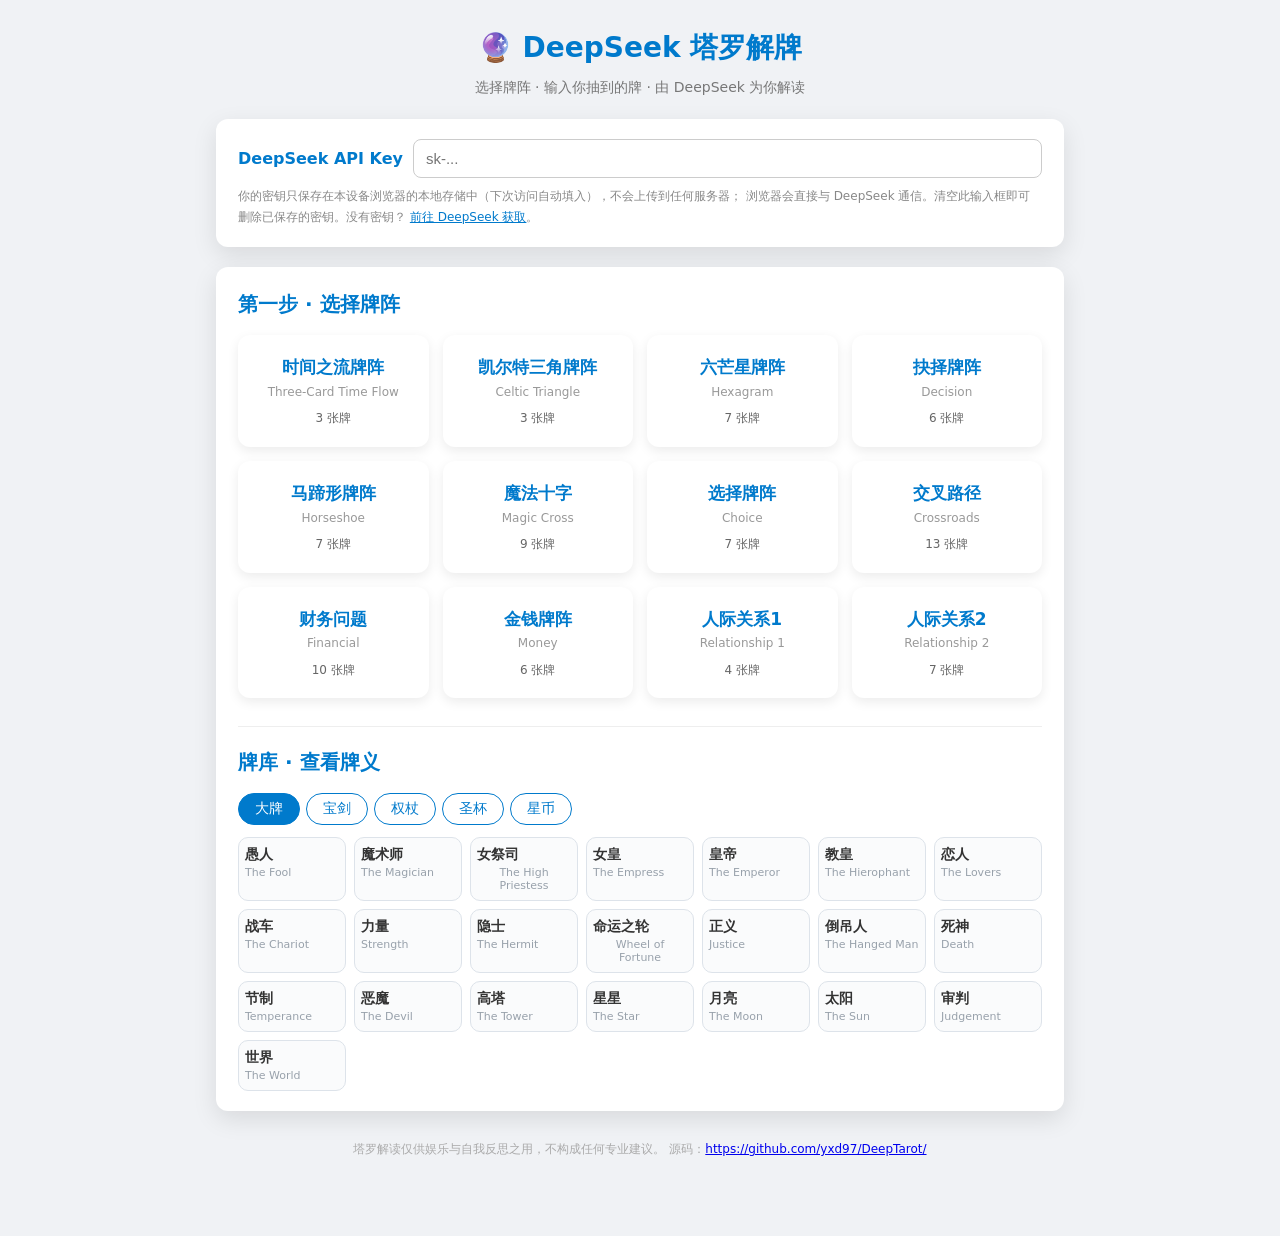
<file: index.html>
<!DOCTYPE html>
<html lang="zh-CN">
<head>
    <meta charset="utf-8">
    <meta name="viewport" content="width=device-width, initial-scale=1">
    <title>DeepSeek 塔罗解牌 · Tarot Reading</title>
    <link rel="stylesheet" href="app.css">
</head>
<body>
<div class="app-wrap">

    <header class="app-header">
        <h1>🔮 DeepSeek 塔罗解牌</h1>
        <p class="subtitle">选择牌阵 · 输入你抽到的牌 · 由 DeepSeek 为你解读</p>
    </header>

    <!-- API key (cached locally in this browser's localStorage) -->
    <div class="panel">
        <div class="key-row">
            <label for="api-key">DeepSeek API Key</label>
            <input type="password" id="api-key" placeholder="sk-..." autocomplete="off" spellcheck="false">
        </div>
        <p class="key-note">
            你的密钥只保存在本设备浏览器的本地存储中（下次访问自动填入），不会上传到任何服务器；
            浏览器会直接与 DeepSeek 通信。清空此输入框即可删除已保存的密钥。没有密钥？
            <a href="https://platform.deepseek.com/" target="_blank" rel="noopener">前往 DeepSeek 获取</a>。
        </p>
    </div>

    <!-- Step 1: pick a spread -->
    <section class="step active panel" id="step-pick">
        <h2 class="step-title">第一步 · 选择牌阵</h2>
        <div class="spread-grid" id="spread-grid"><!-- filled by JS --></div>

        <!-- Deck viewer: browse all 78 cards' meanings -->
        <div class="deck-viewer">
            <h2 class="step-title">牌库 · 查看牌义</h2>
            <div class="tabs" id="deck-tabs"><!-- filled by JS --></div>
            <div class="deck-grid" id="deck-grid"><!-- filled by JS --></div>
        </div>
    </section>

    <!-- Card meaning detail page -->
    <section class="step panel" id="step-card">
        <h2 class="step-title" id="card-title"></h2>
        <div class="answer-content" id="card-content"></div>
        <div class="btn-row">
            <button class="btn btn--ghost" id="back-from-card">← 返回首页</button>
        </div>
    </section>

    <!-- Step 2: layout + question + card inputs -->
    <section class="step panel" id="step-input">
        <h2 class="step-title" id="input-title">第二步 · 输入抽到的牌</h2>
        <div class="canvas-viewport">
            <div class="canvas-scaler" id="canvas-scaler"><!-- spread layout --></div>
        </div>
        <div id="input-notes"><!-- spread notes --></div>

        <div class="question-block">
            <label for="question">你的问题（必填）</label>
            <textarea id="question" placeholder="例如：我该接受这份新工作吗？"></textarea>
        </div>

        <div class="pos-list" id="pos-list"><!-- per-position inputs --></div>

        <div id="input-error"></div>
        <div class="btn-row">
            <button class="btn btn--ghost" id="back-to-pick">← 返回选牌阵</button>
            <button class="btn" id="go-read">开始解读 →</button>
        </div>
    </section>

    <!-- Step 3: results -->
    <section class="step panel" id="step-result">
        <h2 class="step-title">第三步 · 解读结果</h2>
        <div id="result-status"></div>
        <details class="thinking-box" id="thinking-box" style="display:none;">
            <summary>查看 AI 的思考过程</summary>
            <div class="thinking-content" id="thinking-content"></div>
        </details>
        <div class="answer-content" id="answer-content"></div>
        <div class="btn-row">
            <button class="btn btn--ghost" id="back-to-input">← 修改输入</button>
            <button class="btn" id="new-reading">开始新的解读</button>
        </div>
    </section>

    <p class="disclaimer">塔罗解读仅供娱乐与自我反思之用，不构成任何专业建议。
        源码：<a href='https://github.com/yxd97/DeepTarot/'>https://github.com/yxd97/DeepTarot/</a></p>
</div>

<!-- Card picker modal (5 tabs, tap to select) -->
<div class="modal-overlay" id="card-modal" hidden>
    <div class="modal" role="dialog" aria-modal="true" aria-labelledby="modal-title">
        <div class="modal-head">
            <div class="modal-title" id="modal-title">选择一张牌</div>
            <button class="modal-close" id="modal-close" type="button" aria-label="关闭">×</button>
        </div>
        <div class="tabs" id="modal-tabs"><!-- filled by JS --></div>
        <div class="deck-grid modal-grid" id="modal-grid"><!-- filled by JS --></div>
        <div class="modal-foot">
            <button class="btn btn--ghost" id="modal-clear" type="button">清除该位置</button>
        </div>
    </div>
</div>

<script src="app.js"></script>
</body>
</html>
</file>
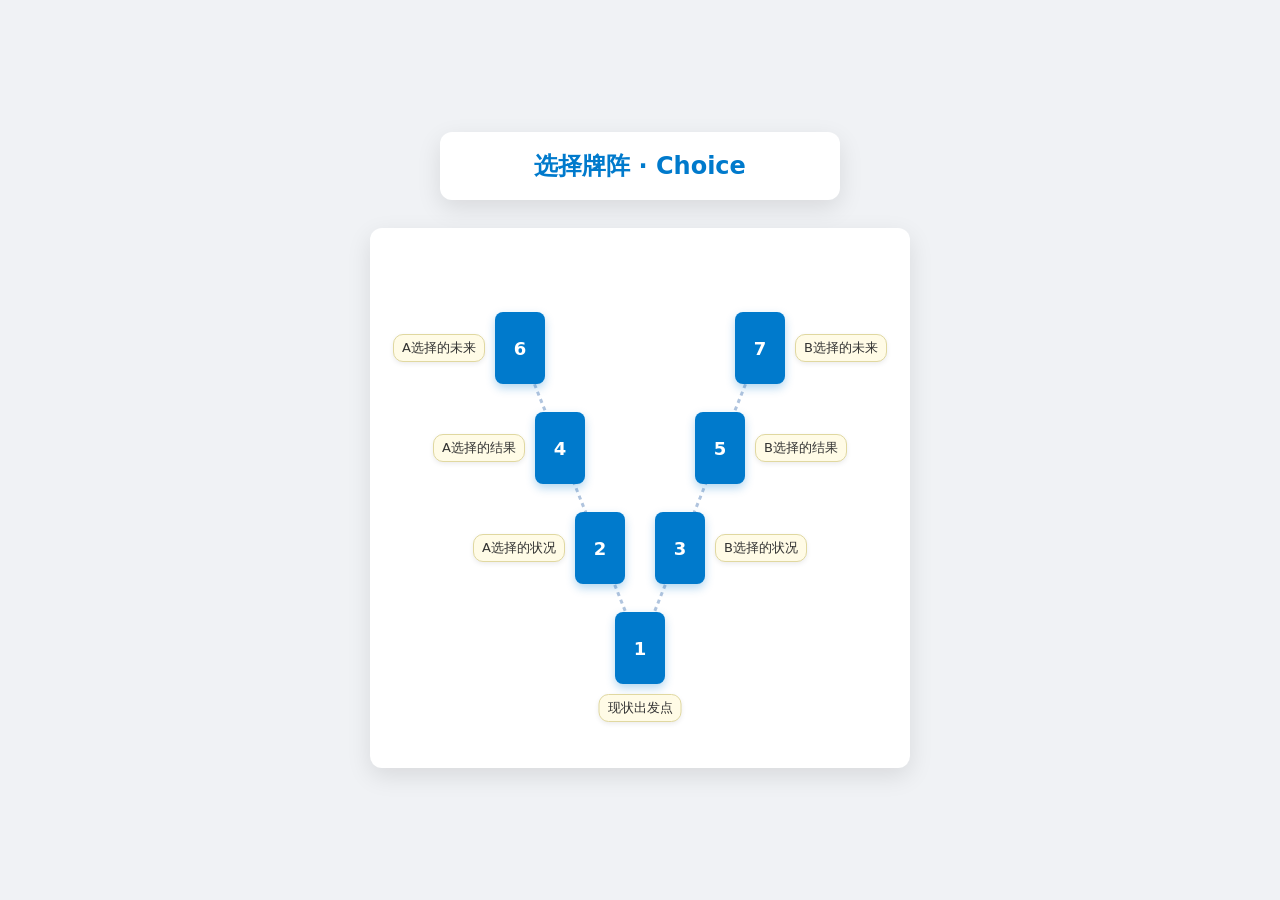
<file: spreads/choice.html>
<!DOCTYPE html>
<html lang="en">
<head>
    <meta charset="utf-8">
    <title>选择牌阵 · Choice Spread</title>
    <link rel="stylesheet" href="style.css">
</head>
<body>

<div class="spread-wrap">
    <div class="spread-header" style="width: 400px;">
        选择牌阵 · Choice
    </div>
    <!-- A V: two arms diverging upward from a shared starting card at the bottom.
         Mirrored cards share the same --dx magnitude with opposite sign. -->
    <div class="spread-canvas" style="width: 540px; height: 540px;">
        <!-- Centred viewBox (canvas 540x540): SVG units are offsets from the
             centre, matching the cards' --dx / --dy. -->
        <svg class="spread-lines" viewBox="-270 -270 540 540">
            <!-- Left arm: card 1 up through 2, 4, 6 -->
            <line x1="0" y1="150" x2="-120" y2="-150"
                  style="stroke:#b0c4de; stroke-width:3; stroke-dasharray:4;" />
            <!-- Right arm: card 1 up through 3, 5, 7 -->
            <line x1="0" y1="150" x2="120" y2="-150"
                  style="stroke:#b0c4de; stroke-width:3; stroke-dasharray:4;" />
        </svg>
        <div class="card" style="--dx: -120px; --dy: -150px;"> 6 <span class="label label--left">A选择的未来</span></div>
        <div class="card" style="--dx:  -80px; --dy:  -50px;"> 4 <span class="label label--left">A选择的结果</span></div>
        <div class="card" style="--dx:  -40px; --dy:   50px;"> 2 <span class="label label--left">A选择的状况</span></div>
        <div class="card" style="--dx:    0px; --dy:  150px;"> 1 <span class="label label--bottom">现状出发点</span></div>
        <div class="card" style="--dx:   40px; --dy:   50px;"> 3 <span class="label label--right">B选择的状况</span></div>
        <div class="card" style="--dx:   80px; --dy:  -50px;"> 5 <span class="label label--right">B选择的结果</span></div>
        <div class="card" style="--dx:  120px; --dy: -150px;"> 7 <span class="label label--right">B选择的未来</span></div>
    </div>
</div>

</body>
</html>
</file>
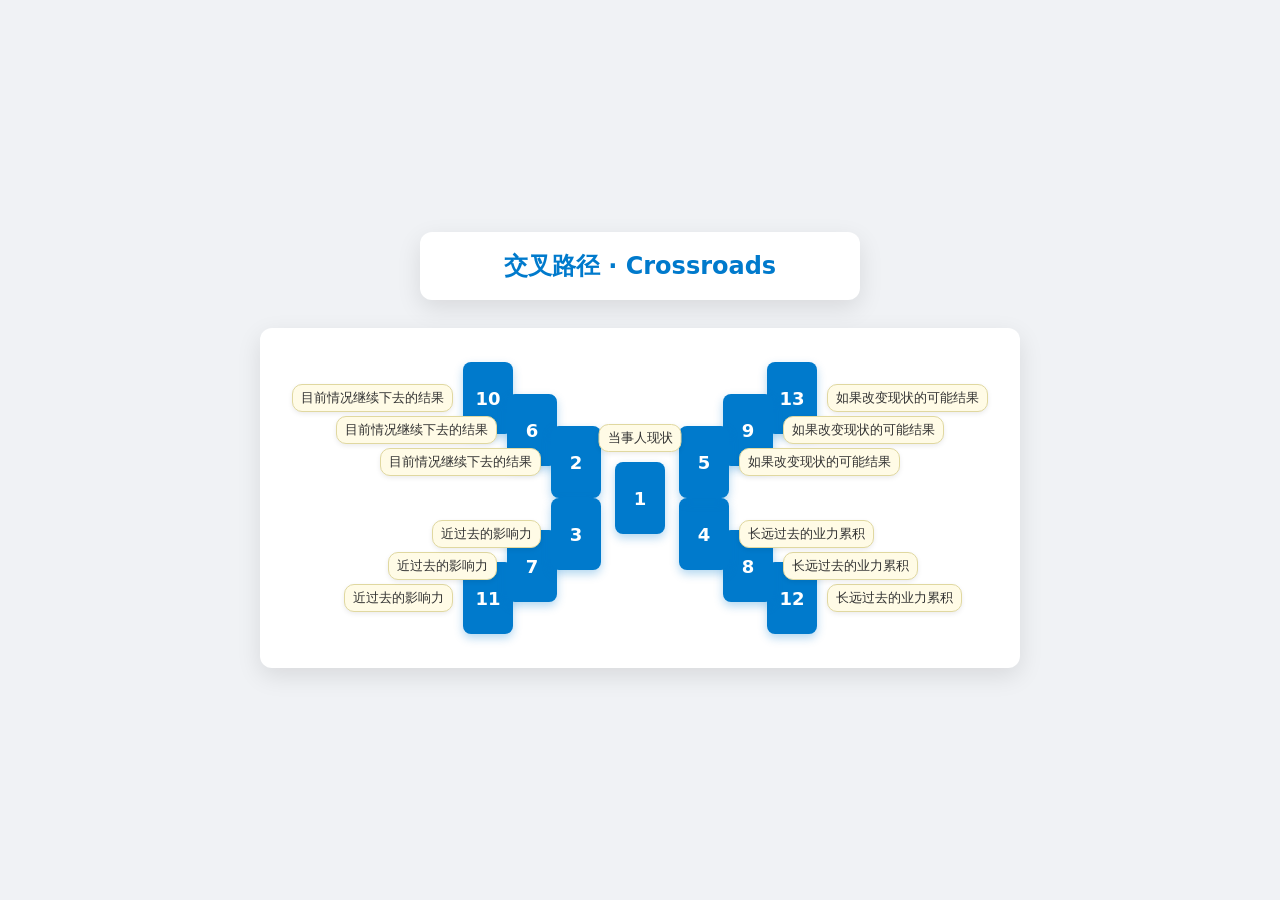
<file: spreads/crossroads.html>
<!DOCTYPE html>
<html lang="en">
<head>
    <meta charset="utf-8">
    <title>交叉路径 · Crossroads Spread</title>
    <link rel="stylesheet" href="style.css">
</head>
<body>

<div class="spread-wrap">
    <div class="spread-header" style="width: 440px;">
        交叉路径 · Crossroads
    </div>
    <!-- A fat X. Card 1 sits alone in the centre. Each of the four wings holds
         three cards (inner, middle, tip) running diagonally outward.
         - The step out to the inner card (64x36) is larger than card 1's half-
           size, so card 1 does NOT overlap cards 2-5: it sits in a clear gap.
         - The wing step after that is 44x32 — wide and shallow, which keeps the
           X fat (wider than tall) and overlaps adjacent wing cards only slightly
           at the corners (~6px).
         - Because the first step differs from the wing step, the wings are not
           colinear with the centre: they read as four separate arms, not two
           straight diagonals crossing through card 1.
         Cards are listed tip-to-inner so inner cards shingle on top. -->
    <div class="spread-canvas" style="width: 760px; height: 340px;">
        <!-- Wing tips -->
        <div class="card" style="--dx: -152px; --dy: -100px;">10<span class="label label--left">目前情况继续下去的结果 </span></div>
        <div class="card" style="--dx: -152px; --dy:  100px;">11<span class="label label--left">近过去的影响力 </span></div>
        <div class="card" style="--dx:  152px; --dy:  100px;">12<span class="label label--right">长远过去的业力累积 </span></div>
        <div class="card" style="--dx:  152px; --dy: -100px;">13<span class="label label--right">如果改变现状的可能结果</span></div>
        <!-- Wing middles -->
        <div class="card" style="--dx: -108px; --dy: -68px;"> 6 <span class="label label--left">目前情况继续下去的结果 </span></div>
        <div class="card" style="--dx: -108px; --dy:  68px;"> 7 <span class="label label--left">近过去的影响力 </span></div>
        <div class="card" style="--dx:  108px; --dy:  68px;"> 8 <span class="label label--right">长远过去的业力累积 </span></div>
        <div class="card" style="--dx:  108px; --dy: -68px;"> 9 <span class="label label--right">如果改变现状的可能结果 </span></div>
        <!-- Wing inners -->
        <div class="card" style="--dx:  -64px; --dy: -36px;"> 2 <span class="label label--left">目前情况继续下去的结果 </span></div>
        <div class="card" style="--dx:  -64px; --dy:  36px;"> 3 <span class="label label--left">近过去的影响力 </span></div>
        <div class="card" style="--dx:   64px; --dy:  36px;"> 4 <span class="label label--right">长远过去的业力累积 </span></div>
        <div class="card" style="--dx:   64px; --dy: -36px;"> 5 <span class="label label--right">如果改变现状的可能结果 </span></div>
        <!-- Centre, standing alone -->
        <div class="card" style="--dx:    0px; --dy:   0px;"> 1 <span class="label label--top">当事人现状 </span></div>
    </div>
</div>

</body>
</html>
</file>
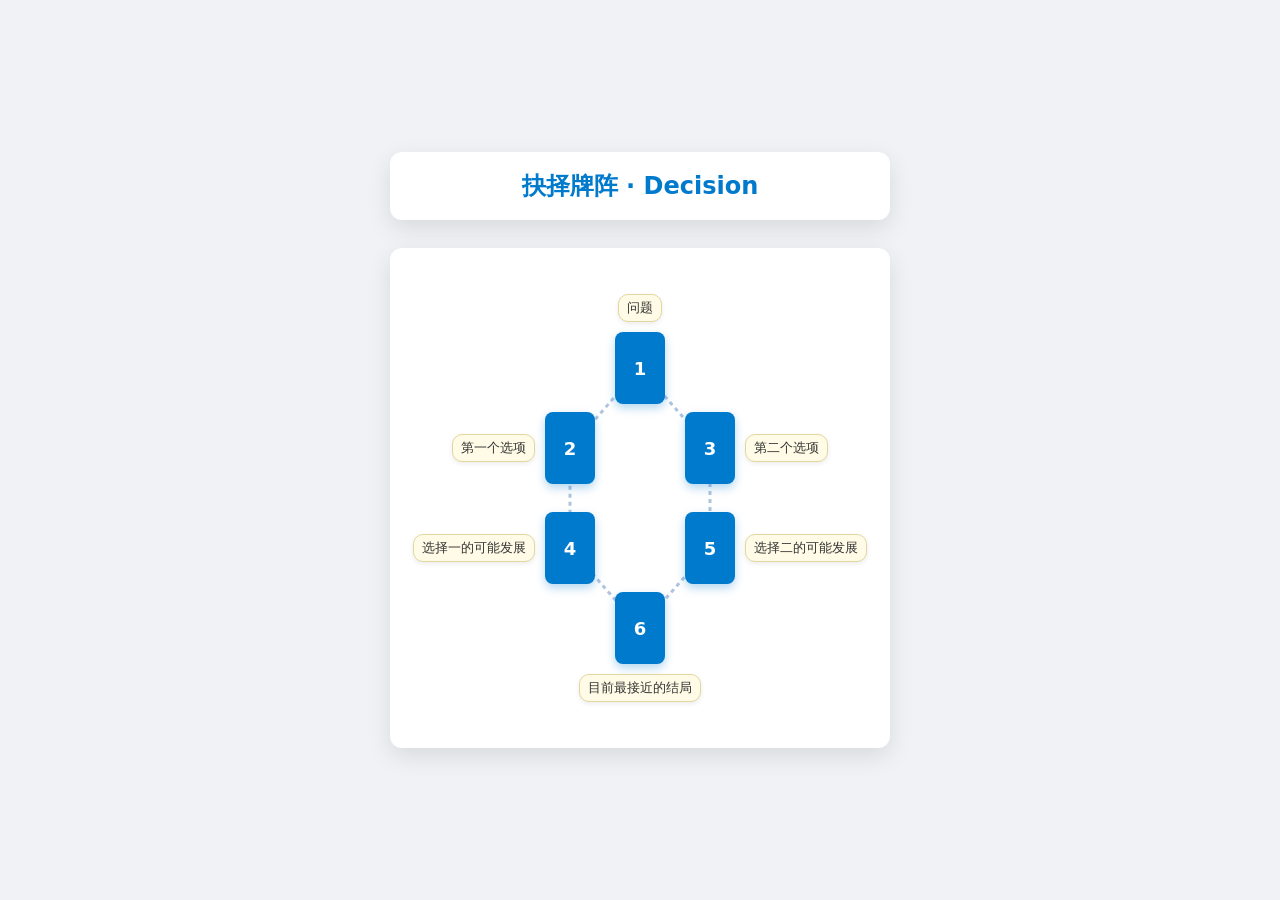
<file: spreads/decision.html>
<!DOCTYPE html>
<html lang="en">
<head>
    <meta charset="utf-8">
    <title>抉择牌阵 · Decision Spread</title>
    <link rel="stylesheet" href="style.css">
</head>
<body>

<div class="spread-wrap">
    <div class="spread-header" style="width: 500px;">
        抉择牌阵 · Decision
    </div>
    <!-- 500x500 canvas. Cards and lines use coordinates relative to the centre.
         The star's six points sit at radius 130, every 60°. -->
    <div class="spread-canvas" style="width: 500px; height: 500px;">
        <!-- Centred viewBox: SVG units are offsets from the canvas centre,
             matching the cards' --dx / --dy. -->
        <svg class="spread-lines" viewBox="-250 -250 500 500">
            <!-- Upward triangle -->
            <polygon points="0,-130 -70,-50 -70,50 0,130 70,50 70,-50" style="fill:none; stroke:#b0c4de; stroke-width:3; stroke-dasharray:4;" />
        </svg>

        <!-- Each card carries a position label bubble on its outward side. -->
        <div class="card" style="--dx:  0px; --dy: -130px;"> 1 <span class="label label--top">问题</span></div>
        <div class="card" style="--dx: -70px; --dy:  -50px;"> 2 <span class="label label--left">第一个选项</span></div>
        <div class="card" style="--dx: -70px; --dy:   50px;"> 4 <span class="label label--left">选择一的可能发展</span></div>
        <div class="card" style="--dx:  70px; --dy:  -50px;"> 3 <span class="label label--right">第二个选项</span></div>
        <div class="card" style="--dx:  70px; --dy:   50px;"> 5 <span class="label label--right">选择二的可能发展</span></div>
        <div class="card" style="--dx:  0px; --dy:  130px;"> 6 <span class="label label--bottom">目前最接近的结局</span></div>
    </div>


</div>

</body>
</html>
</file>
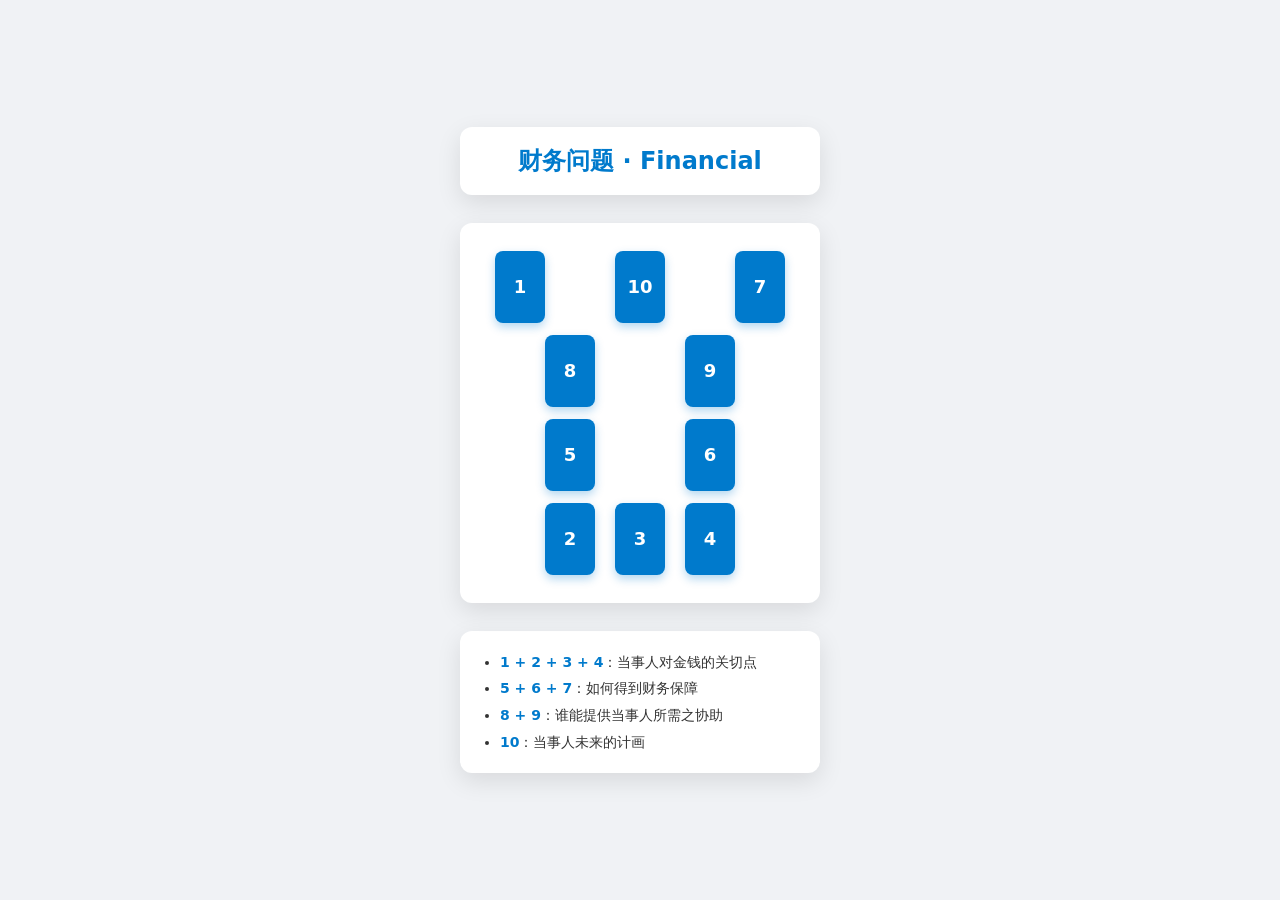
<file: spreads/financial.html>
<!DOCTYPE html>
<html lang="en">
<head>
    <meta charset="utf-8">
    <title>财务问题 · Financial Spread</title>
    <link rel="stylesheet" href="style.css">
</head>
<body>

<div class="spread-wrap">
    <div class="spread-header" style="width: 360px;">
        财务问题 · Financial
    </div>
    <!-- Symmetric about the vertical axis. Card 10 (apex) and card 3 sit on the
         centre line; the left column 8/5/2 and right column 9/6/4 mirror each
         other at +/-70; cards 1 and 7 are the outer top corners at +/-120.
         Card meanings are defined by group (see notes), so cards show only
         their number. Rows stepped 84px and centred vertically. -->
    <div class="spread-canvas" style="width: 360px; height: 380px;">
        <!-- Top row: outer corners and the apex -->
        <div class="card" style="--dx: -120px; --dy: -126px;"> 1 </div>
        <div class="card" style="--dx:    0px; --dy: -126px;">10 </div>
        <div class="card" style="--dx:  120px; --dy: -126px;"> 7 </div>
        <!-- Upper inner pair -->
        <div class="card" style="--dx:  -70px; --dy:  -42px;"> 8 </div>
        <div class="card" style="--dx:   70px; --dy:  -42px;"> 9 </div>
        <!-- Lower inner pair -->
        <div class="card" style="--dx:  -70px; --dy:   42px;"> 5 </div>
        <div class="card" style="--dx:   70px; --dy:   42px;"> 6 </div>
        <!-- Bottom row -->
        <div class="card" style="--dx:  -70px; --dy:  126px;"> 2 </div>
        <div class="card" style="--dx:    0px; --dy:  126px;"> 3 </div>
        <div class="card" style="--dx:   70px; --dy:  126px;"> 4 </div>
    </div>

    <div class="spread-notes" style="width: 360px;">
        <ul>
            <li><b>1 + 2 + 3 + 4</b>：当事人对金钱的关切点</li>
            <li><b>5 + 6 + 7</b>：如何得到财务保障</li>
            <li><b>8 + 9</b>：谁能提供当事人所需之协助</li>
            <li><b>10</b>：当事人未来的计画</li>
        </ul>
    </div>
</div>

</body>
</html>
</file>
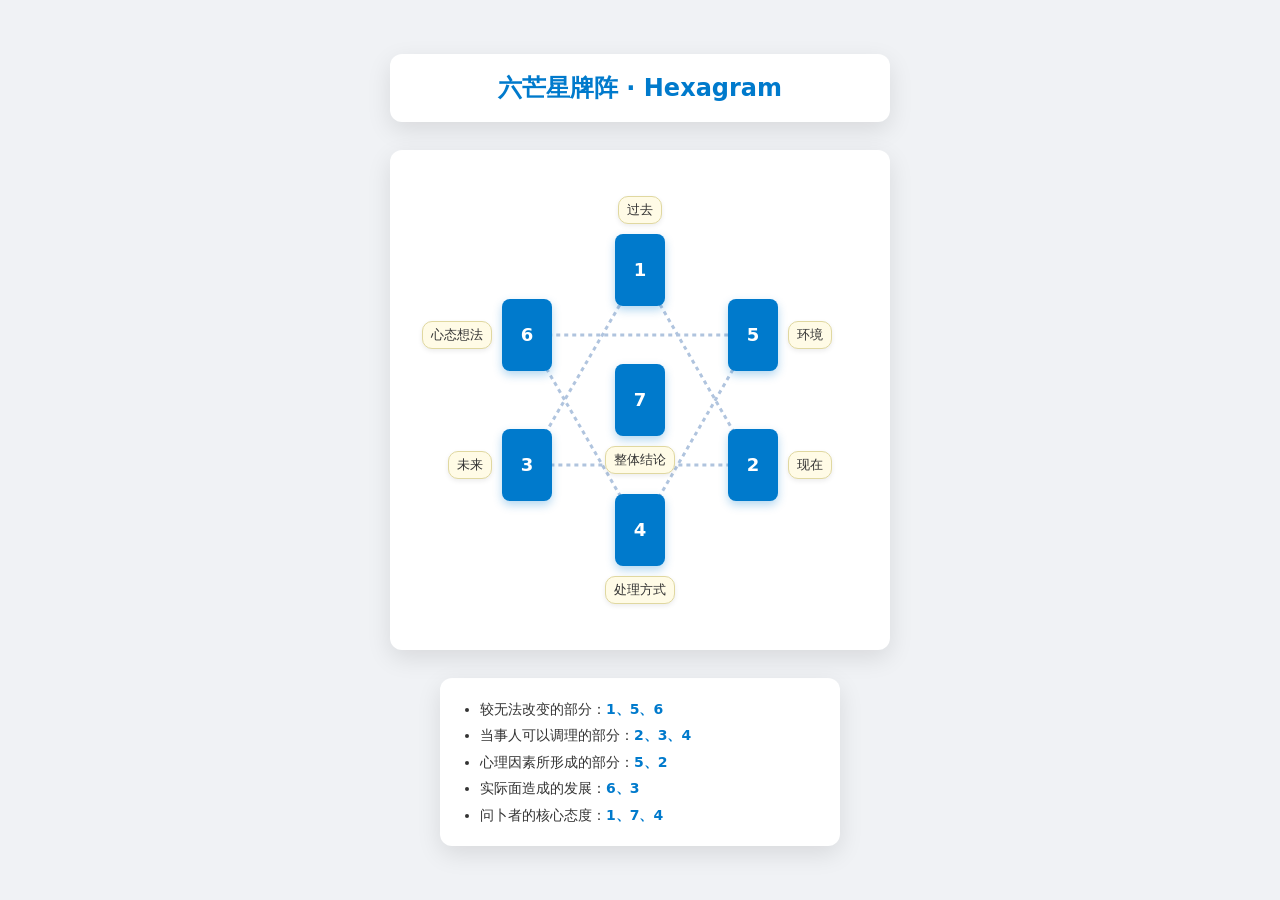
<file: spreads/hexagram.html>
<!DOCTYPE html>
<html lang="en">
<head>
    <meta charset="utf-8">
    <title>六芒星牌阵 · Hexagram Spread</title>
    <link rel="stylesheet" href="style.css">
</head>
<body>

<div class="spread-wrap">
    <div class="spread-header" style="width: 500px;">
        六芒星牌阵 · Hexagram
    </div>
    <!-- 500x500 canvas. Cards and lines use coordinates relative to the centre.
         The star's six points sit at radius 130, every 60°. -->
    <div class="spread-canvas" style="width: 500px; height: 500px;">
        <!-- Centred viewBox: SVG units are offsets from the canvas centre,
             matching the cards' --dx / --dy. -->
        <svg class="spread-lines" viewBox="-250 -250 500 500">
            <!-- Upward triangle -->
            <polygon points="0,-130 113,65 -113,65"
                     style="fill:none; stroke:#b0c4de; stroke-width:3; stroke-dasharray:4;" />
            <!-- Downward triangle -->
            <polygon points="113,-65 0,130 -113,-65"
                     style="fill:none; stroke:#b0c4de; stroke-width:3; stroke-dasharray:4;" />
        </svg>

        <!-- Each card carries a position label bubble on its outward side. -->
        <div class="card" style="--dx:    0px; --dy: -130px;"> 1 <span class="label label--top">    过去      </span></div>
        <div class="card" style="--dx:  113px; --dy:  -65px;"> 5 <span class="label label--right">  环境      </span></div>
        <div class="card" style="--dx:  113px; --dy:   65px;"> 2 <span class="label label--right">  现在      </span></div>
        <div class="card" style="--dx:    0px; --dy:  130px;"> 4 <span class="label label--bottom"> 处理方式   </span></div>
        <div class="card" style="--dx: -113px; --dy:   65px;"> 3 <span class="label label--left">   未来      </span></div>
        <div class="card" style="--dx: -113px; --dy:  -65px;"> 6 <span class="label label--left">   心态想法  </span></div>
        <div class="card" style="--dx:    0px; --dy:    0px;"> 7 <span class="label label--bottom"> 整体结论  </span></div>
    </div>

    <!-- Reading guidance grouping the positions in different ways. -->
    <div class="spread-notes">
        <ul>
            <li>较无法改变的部分：<b>1、5、6</b></li>
            <li>当事人可以调理的部分：<b>2、3、4</b></li>
            <li>心理因素所形成的部分：<b>5、2</b></li>
            <li>实际面造成的发展：<b>6、3</b></li>
            <li>问卜者的核心态度：<b>1、7、4</b></li>
        </ul>
    </div>
</div>

</body>
</html>
</file>
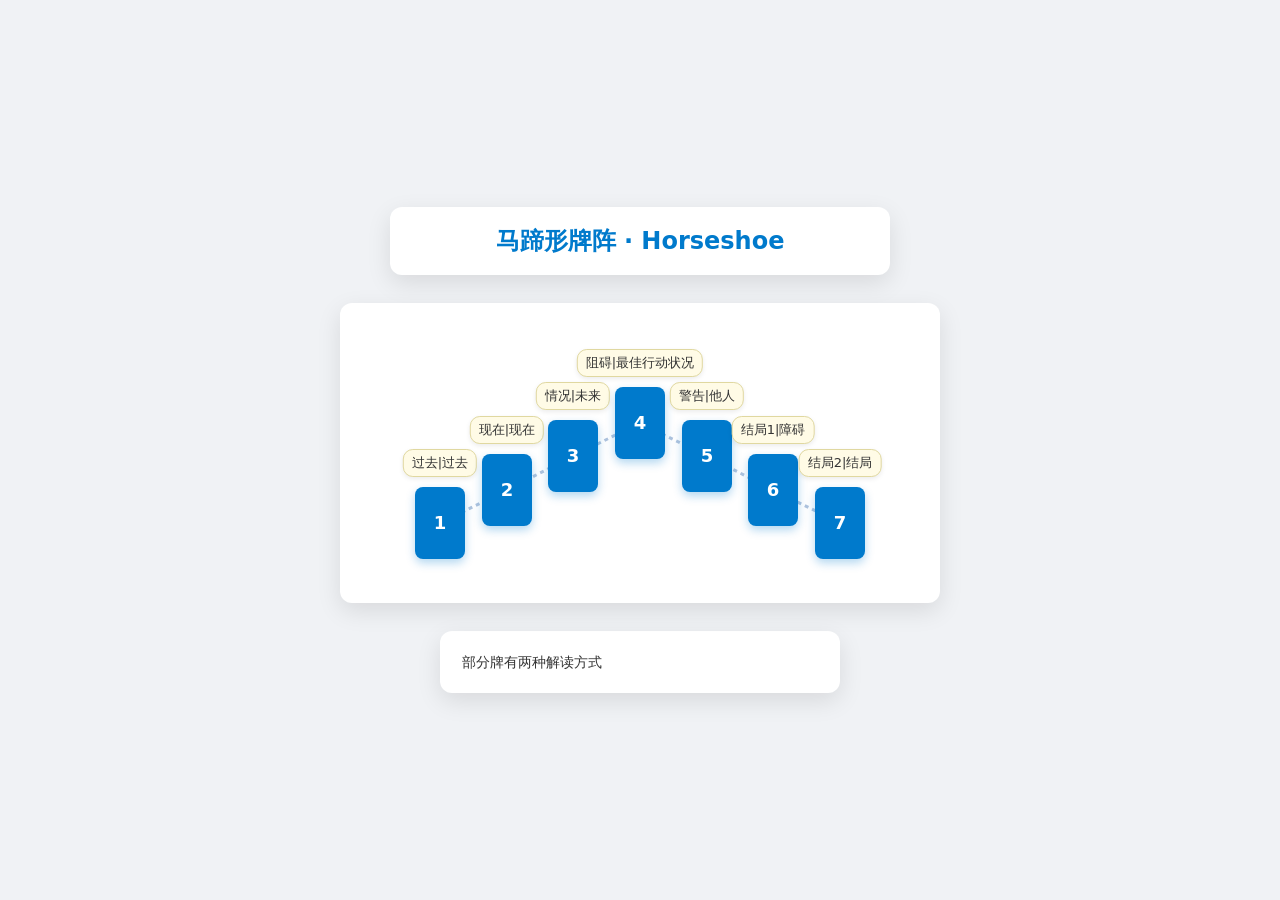
<file: spreads/horseshoe.html>
<!DOCTYPE html>
<html lang="en">
<head>
    <meta charset="utf-8">
    <title>马蹄形牌阵 · Horseshoe Spread</title>
    <link rel="stylesheet" href="style.css">
</head>
<body>

<div class="spread-wrap">
    <div class="spread-header" style="width: 500px;">
        马蹄形牌阵 · Horseshoe
    </div>
    <!-- An arc peaking at the centre card; mirrored cards negate --dx. -->
    <div class="spread-canvas" style="width: 600px; height: 300px;">
        <!-- Centred viewBox (canvas 600x300): SVG units are offsets from the
             centre, matching the cards' --dx / --dy. -->
        <svg class="spread-lines" viewBox="-300 -150 600 300">
            <!-- The arc threading all seven cards -->
            <polyline points="-200,70 -133,37 -67,3 0,-30 67,3 133,37 200,70"
                      style="fill:none; stroke:#b0c4de; stroke-width:3; stroke-dasharray:4;" />
        </svg>
        <div class="card" style="--dx: -200px; --dy:  70px;"> 1 <span class="label label--top">过去|过去</span></div>
        <div class="card" style="--dx: -133px; --dy:  37px;"> 2 <span class="label label--top">现在|现在</span></div>
        <div class="card" style="--dx:  -67px; --dy:   3px;"> 3 <span class="label label--top">情况|未来</span></div>
        <div class="card" style="--dx:    0px; --dy: -30px;"> 4 <span class="label label--top">阻碍|最佳行动状况</span></div>
        <div class="card" style="--dx:   67px; --dy:   3px;"> 5 <span class="label label--top">警告|他人</span></div>
        <div class="card" style="--dx:  133px; --dy:  37px;"> 6 <span class="label label--top">结局1|障碍</span></div>
        <div class="card" style="--dx:  200px; --dy:  70px;"> 7 <span class="label label--top">结局2|结局</span></div>
    </div>
    <div class="spread-notes">
        部分牌有两种解读方式
    </div>

</div>

</body>
</html>
</file>
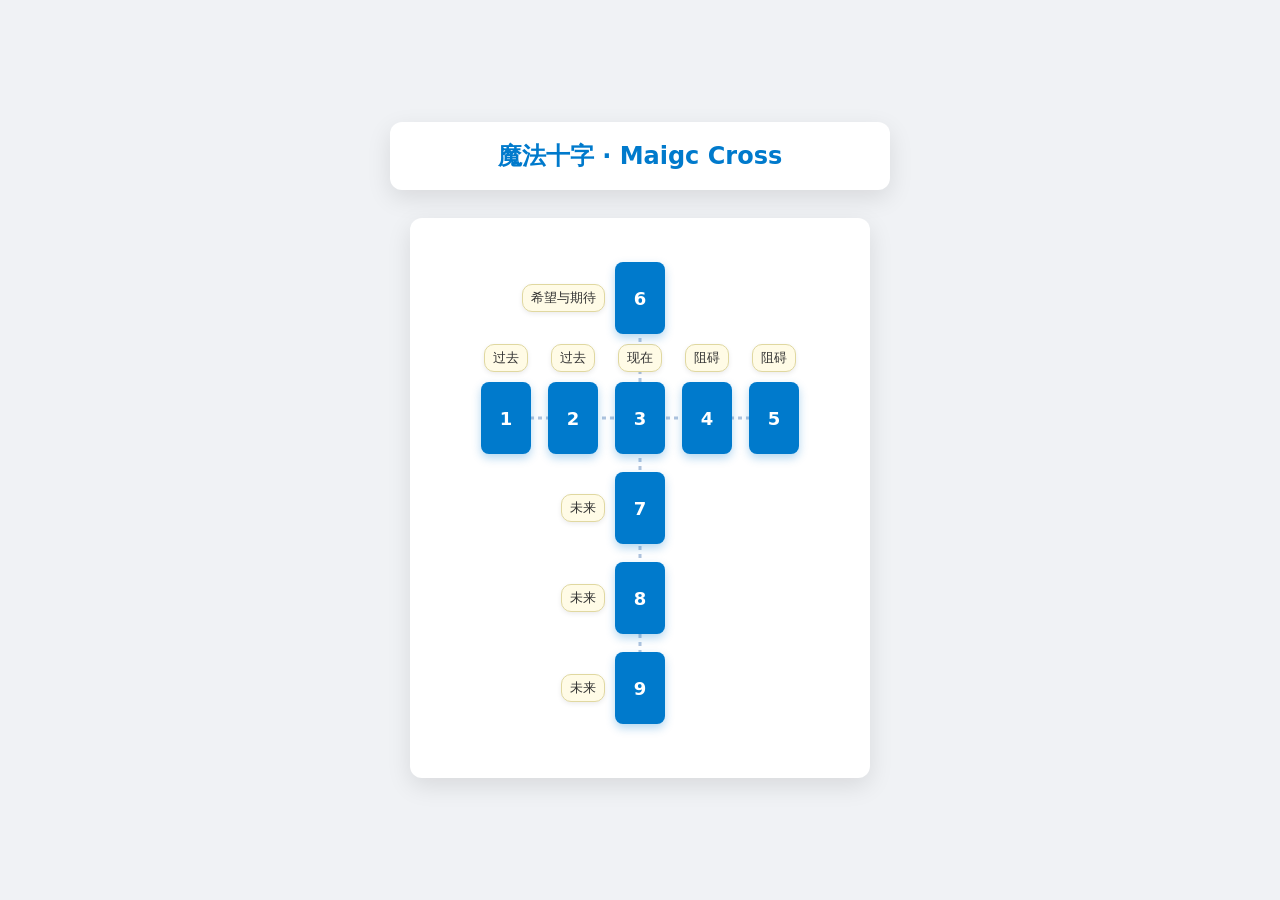
<file: spreads/magic_cross.html>
<!DOCTYPE html>
<html lang="en">
<head>
    <meta charset="utf-8">
    <title>魔法十字 · Maigc Cross Spread</title>
    <link rel="stylesheet" href="style.css">
</head>
<body>

<div class="spread-wrap">
    <div class="spread-header" style="width: 500px;">
        魔法十字 · Maigc Cross
    </div>
    <!-- A cross: a horizontal bar (1-5) crossed by a vertical bar (6,3,7,8,9),
         sharing card 3. The horizontal arm is symmetric about the centre. -->
    <div class="spread-canvas" style="width: 460px; height: 560px;">
        <!-- Centred viewBox (canvas 460x560): SVG units are offsets from the
             centre, matching the cards' --dx / --dy. -->
        <svg class="spread-lines" viewBox="-230 -280 460 560">
            <!-- Horizontal bar through cards 1-5 -->
            <line x1="-134" y1="-80" x2="134" y2="-80"
                  style="stroke:#b0c4de; stroke-width:3; stroke-dasharray:4;" />
            <!-- Vertical bar through cards 6, 3, 7, 8, 9 -->
            <line x1="0" y1="-200" x2="0" y2="190"
                  style="stroke:#b0c4de; stroke-width:3; stroke-dasharray:4;" />
        </svg>
        <div class="card" style="--dx: -134px; --dy: -80px;"> 1 <span class="label label--top">过去 </span></div>
        <div class="card" style="--dx:  -67px; --dy: -80px;"> 2 <span class="label label--top">过去 </span></div>
        <div class="card" style="--dx:    0px; --dy: -80px;"> 3 <span class="label label--top">现在 </span></div>
        <div class="card" style="--dx:   67px; --dy: -80px;"> 4 <span class="label label--top">阻碍 </span></div>
        <div class="card" style="--dx:  134px; --dy: -80px;"> 5 <span class="label label--top">阻碍 </span></div>
        <div class="card" style="--dx:    0px; --dy: -200px;"> 6 <span class="label label--left">希望与期待 </span></div>
        <div class="card" style="--dx:    0px; --dy:   10px;"> 7 <span class="label label--left">未来 </span></div>
        <div class="card" style="--dx:    0px; --dy:  100px;"> 8 <span class="label label--left">未来 </span></div>
        <div class="card" style="--dx:    0px; --dy:  190px;"> 9 <span class="label label--left">未来 </span></div>
    </div>
</div>

</body>
</html>
</file>
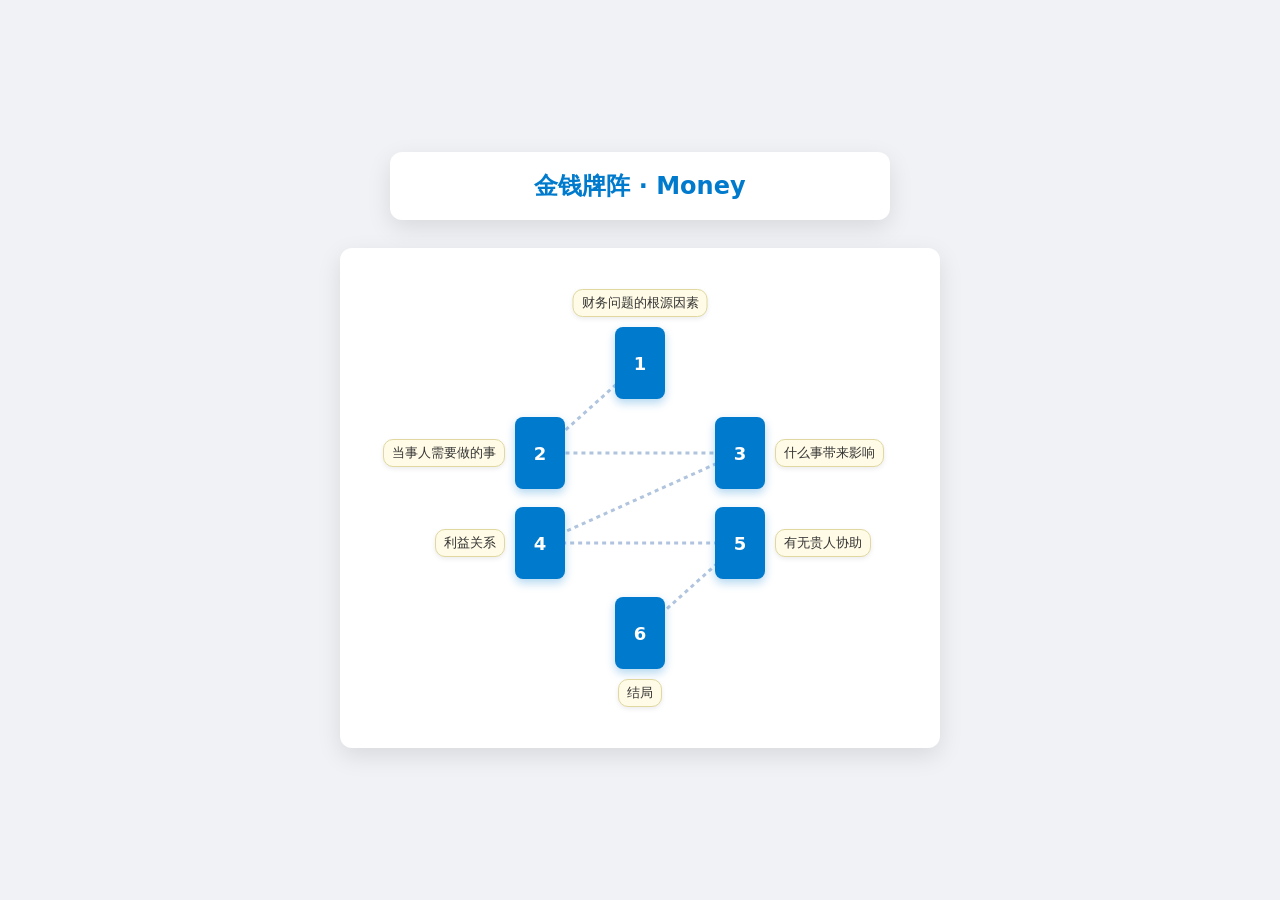
<file: spreads/money.html>
<!DOCTYPE html>
<html lang="en">
<head>
    <meta charset="utf-8">
    <title>金钱牌阵 · Money Spread</title>
    <link rel="stylesheet" href="style.css">
</head>
<body>

<div class="spread-wrap">
    <div class="spread-header" style="width: 500px;">
        金钱牌阵 · Money
    </div>
    <!-- A hexagon: 1 at top, 2/3 upper sides, 4/5 lower sides, 6 at bottom.
         Symmetric about the vertical axis — right cards negate the left --dx.
         Rows stepped 90px and centred vertically. -->
    <div class="spread-canvas" style="width: 600px; height: 500px;">
        <!-- Centred viewBox (canvas 600x500): SVG units are offsets from the
             centre, matching the cards' --dx / --dy. -->
        <svg class="spread-lines" viewBox="-300 -250 600 500">
            <!-- Reading path threading the cards in order 1-2-3-4-5-6 -->
            <polyline points="0,-135 -100,-45 100,-45 -100,45 100,45 0,135"
                      style="fill:none; stroke:#b0c4de; stroke-width:3; stroke-dasharray:4;" />
        </svg>
        <div class="card" style="--dx:    0px; --dy: -135px;"> 1 <span class="label label--top">财务问题的根源因素</span></div>
        <div class="card" style="--dx: -100px; --dy:  -45px;"> 2 <span class="label label--left">当事人需要做的事</span></div>
        <div class="card" style="--dx:  100px; --dy:  -45px;"> 3 <span class="label label--right">什么事带来影响</span></div>
        <div class="card" style="--dx: -100px; --dy:   45px;"> 4 <span class="label label--left">利益关系</span></div>
        <div class="card" style="--dx:  100px; --dy:   45px;"> 5 <span class="label label--right">有无贵人协助</span></div>
        <div class="card" style="--dx:    0px; --dy:  135px;"> 6 <span class="label label--bottom">结局</span></div>
    </div>
</div>

</body>
</html>
</file>
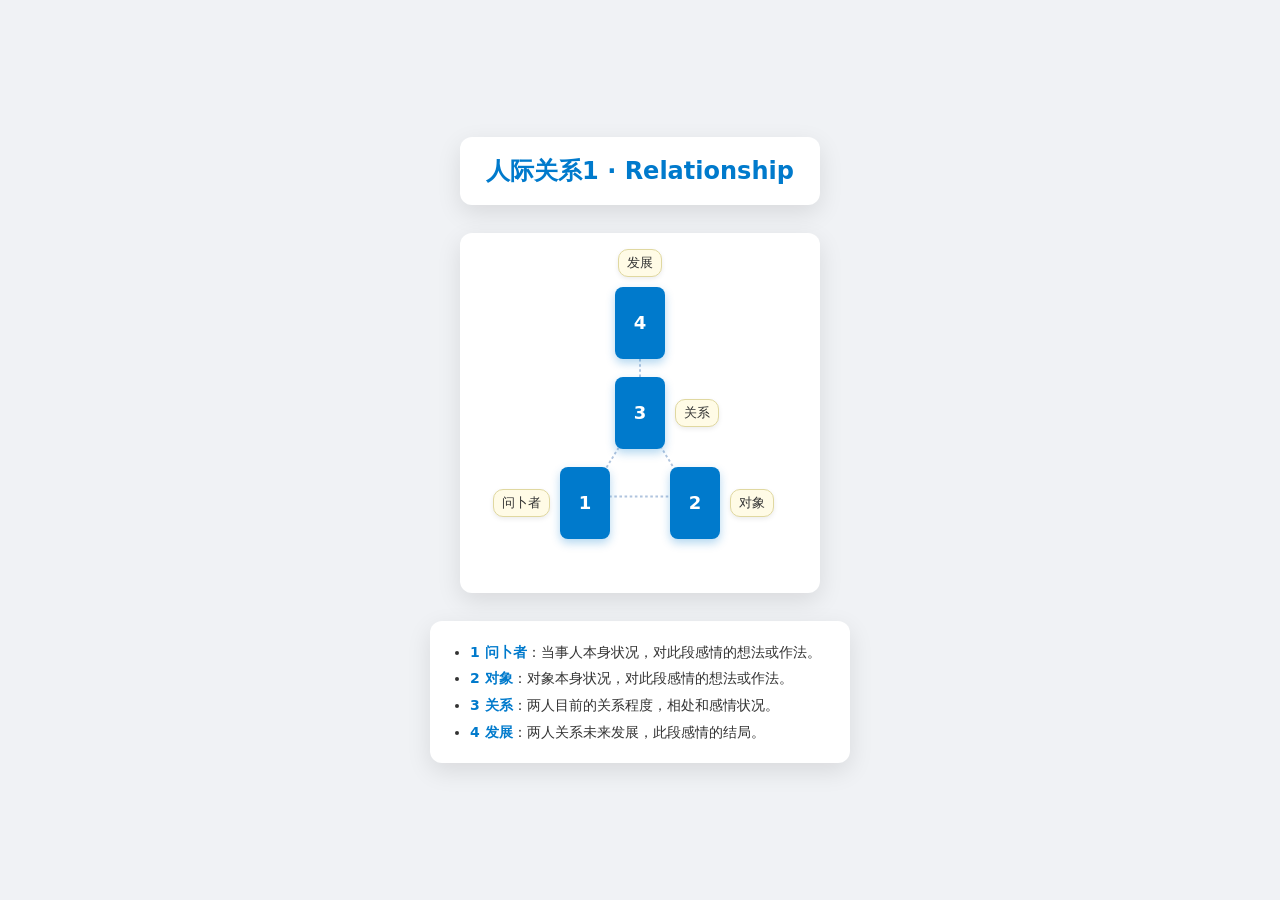
<file: spreads/relationship_1.html>
<!DOCTYPE html>
<html lang="en">
<head>
    <meta charset="utf-8">
    <title>人际关系1 · Relationship Spread</title>
    <link rel="stylesheet" href="style.css">
</head>
<body>

<div class="spread-wrap">
    <div class="spread-header" style="width: 360px;">
        人际关系1 · Relationship
    </div>



    <!-- The two people (1, 2) sit at the base; their relationship (3) rises above
         the gap between them, and the outcome (4) sits at the top. Rows are
         stepped 90px apart and centred vertically. -->
    <div class="spread-canvas" style="width: 360px; height: 360px;">

        <svg class="spread-lines" viewBox="-230 -280 460 560">
            <!-- Horizontal bar through cards 1-5 -->
            <line x1="0" y1="0" x2="0" y2="-90"
                    style="stroke:#b0c4de; stroke-width:3; stroke-dasharray:4;" />
            <!-- Vertical bar through cards 6, 3, 7, 8, 9 -->
            <polygon points="-80,130 80,130 0,0"
                    style="fill:none; stroke:#b0c4de; stroke-width:3; stroke-dasharray:4;" />
        </svg>

        <div class="card" style="--dx:    0px; --dy: -90px;"> 4 <span class="label label--top">发展</span></div>
        <div class="card" style="--dx:    0px; --dy:   0px;"> 3 <span class="label label--right">关系</span></div>
        <div class="card" style="--dx:  -55px; --dy:  90px;"> 1 <span class="label label--left">问卜者</span></div>
        <div class="card" style="--dx:   55px; --dy:  90px;"> 2 <span class="label label--right">对象</span></div>
    </div>

    <div class="spread-notes" style="width: 420px;">
        <ul>
            <li><b>1 问卜者</b>：当事人本身状况，对此段感情的想法或作法。</li>
            <li><b>2 对象</b>：对象本身状况，对此段感情的想法或作法。</li>
            <li><b>3 关系</b>：两人目前的关系程度，相处和感情状况。</li>
            <li><b>4 发展</b>：两人关系未来发展，此段感情的结局。</li>
        </ul>
    </div>
</div>

</body>
</html>
</file>
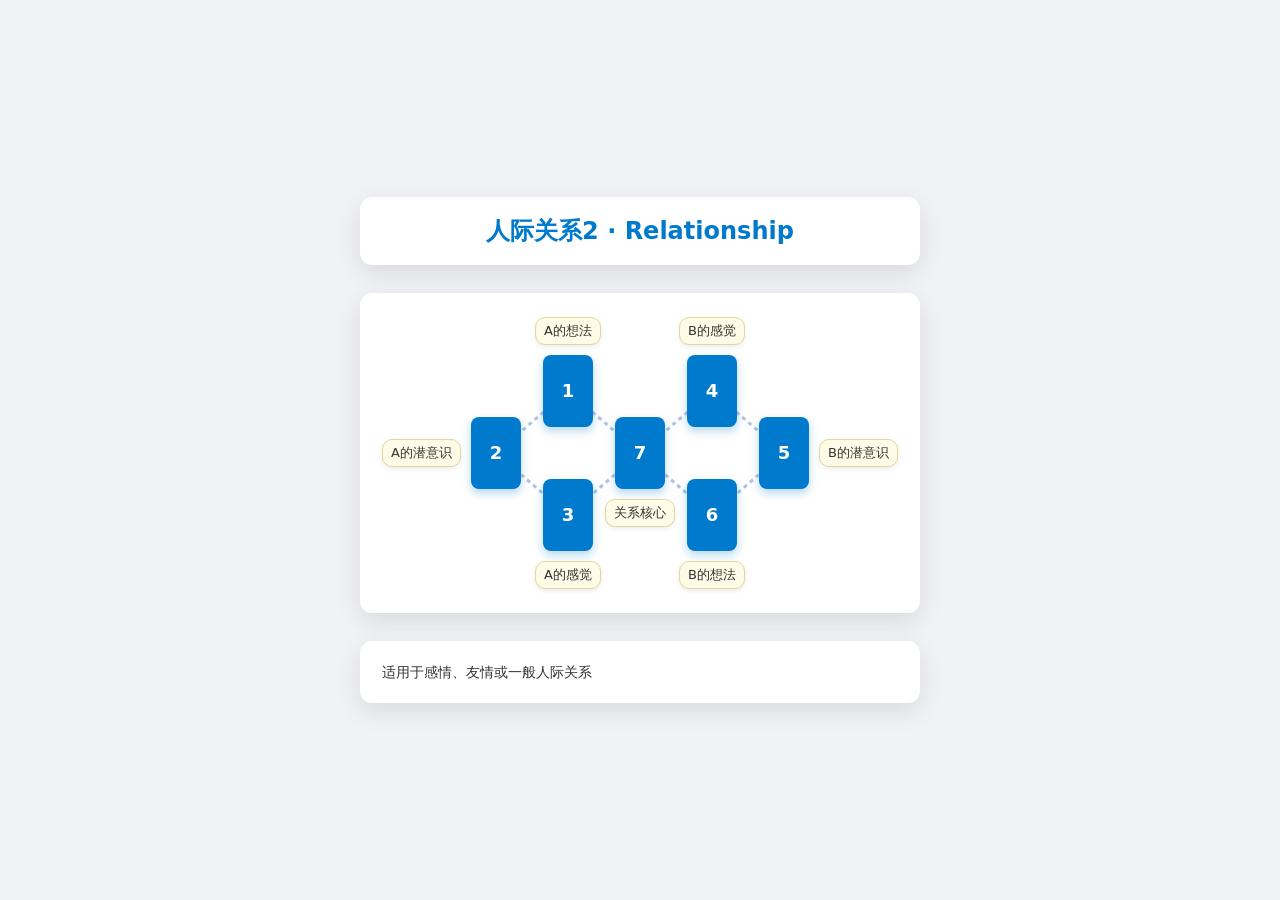
<file: spreads/relationship_2.html>
<!DOCTYPE html>
<html lang="en">
<head>
    <meta charset="utf-8">
    <title>人际关系2 · Relationship Spread</title>
    <link rel="stylesheet" href="style.css">
</head>
<body>

<div class="spread-wrap">
    <div class="spread-header" style="width: 560px;">
        人际关系2 · Relationship
    </div>
    <!-- Two triangles facing each other across the centre card 7:
         A (1 top, 2 left vertex, 3 bottom) points left; B (4, 5, 6) mirrors it
         on the right. Symmetric about card 7 — right cards negate the left --dx. -->
    <div class="spread-canvas" style="width: 560px; height: 320px;">
        <!-- Centred viewBox (canvas 560x320): SVG units are offsets from the
             centre, matching the cards' --dx / --dy. Two diamonds share vertex 7. -->
        <svg class="spread-lines" viewBox="-280 -160 560 320">
            <!-- Left diamond: 1 -> 2 -> 3 -> 7 -->
            <polygon points="-72,-62 -144,0 -72,62 0,0"
                     style="fill:none; stroke:#b0c4de; stroke-width:3; stroke-dasharray:4;" />
            <!-- Right diamond: 4 -> 5 -> 6 -> 7 -->
            <polygon points="72,-62 144,0 72,62 0,0"
                     style="fill:none; stroke:#b0c4de; stroke-width:3; stroke-dasharray:4;" />
        </svg>
        <div class="card" style="--dx:  -72px; --dy: -62px;"> 1 <span class="label label--top">A的想法</span></div>
        <div class="card" style="--dx: -144px; --dy:   0px;"> 2 <span class="label label--left">A的潜意识</span></div>
        <div class="card" style="--dx:  -72px; --dy:  62px;"> 3 <span class="label label--bottom">A的感觉</span></div>
        <div class="card" style="--dx:   72px; --dy: -62px;"> 4 <span class="label label--top">B的感觉</span></div>
        <div class="card" style="--dx:  144px; --dy:   0px;"> 5 <span class="label label--right">B的潜意识</span></div>
        <div class="card" style="--dx:   72px; --dy:  62px;"> 6 <span class="label label--bottom">B的想法</span></div>
        <div class="card" style="--dx:    0px; --dy:   0px;"> 7 <span class="label label--bottom">关系核心</span></div>
    </div>

    <div class="spread-notes" style="width: 560px;">
        适用于感情、友情或一般人际关系
    </div>
</div>

</body>
</html>
</file>
<file: app.css>
/* Interactive tarot app styles.
   Reuses the visual language of spreads/style.css (colors, card geometry,
   --dx/--dy centre-offset positioning) but is self-contained so the app does
   not depend on that file's body layout. */

:root {
    --accent: #007acc;
    --accent-dark: #005999;
    --bg: #f0f2f5;
    --panel: #ffffff;
    --label-bg: #fffbe6;
    --label-border: #e0d8a0;
    --line: #b0c4de;
}

* { box-sizing: border-box; }

body {
    margin: 0;
    background: var(--bg);
    color: #333;
    font-family: system-ui, -apple-system, "Segoe UI", "PingFang SC", "Microsoft YaHei", sans-serif;
    line-height: 1.7;
}

.app-wrap {
    max-width: 880px;
    margin: 0 auto;
    padding: 24px 16px 64px;
}

/* ---- Header & API key ---- */
.app-header {
    text-align: center;
    margin-bottom: 20px;
}
.app-header h1 {
    color: var(--accent);
    font-size: 28px;
    margin: 0 0 4px;
}
.app-header .subtitle { color: #777; font-size: 14px; margin: 0; }

.panel {
    background: var(--panel);
    border-radius: 12px;
    box-shadow: 0 8px 24px rgba(0, 0, 0, 0.1);
    padding: 20px 22px;
    margin-bottom: 20px;
}

.key-row { display: flex; gap: 10px; align-items: center; flex-wrap: wrap; }
.key-row label { font-weight: 600; color: var(--accent); white-space: nowrap; }
.key-row input[type="password"] {
    flex: 1;
    min-width: 220px;
    padding: 10px 12px;
    border: 1px solid #ccc;
    border-radius: 8px;
    font-size: 15px;
}
.key-note { font-size: 12px; color: #888; margin: 8px 0 0; }
.key-note a { color: var(--accent); }

/* ---- Buttons ---- */
.btn {
    background: var(--accent);
    color: #fff;
    border: none;
    border-radius: 8px;
    padding: 11px 22px;
    font-size: 16px;
    font-weight: 600;
    cursor: pointer;
    transition: background 0.2s ease, opacity 0.2s ease;
}
.btn:hover { background: var(--accent-dark); }
.btn:disabled { opacity: 0.5; cursor: not-allowed; }
.btn--ghost {
    background: transparent;
    color: var(--accent);
    border: 1px solid var(--accent);
}
.btn--ghost:hover { background: rgba(0, 122, 204, 0.08); }
.btn-row { display: flex; gap: 12px; justify-content: space-between; margin-top: 20px; }

/* ---- Steps ---- */
.step { display: none; }
.step.active { display: block; }

.step-title { color: var(--accent); font-size: 20px; font-weight: 700; margin: 0 0 14px; }

/* ---- Spread picker ---- */
.spread-grid {
    display: grid;
    grid-template-columns: repeat(auto-fill, minmax(160px, 1fr));
    gap: 14px;
}
.spread-card {
    background: var(--panel);
    border: 2px solid transparent;
    border-radius: 12px;
    box-shadow: 0 4px 12px rgba(0, 0, 0, 0.08);
    padding: 16px;
    cursor: pointer;
    text-align: center;
    transition: transform 0.15s ease, border-color 0.15s ease;
}
.spread-card:hover { transform: translateY(-3px); }
.spread-card.selected { border-color: var(--accent); }
.spread-card .zh { font-weight: 700; font-size: 17px; color: var(--accent); }
.spread-card .en { font-size: 12px; color: #999; }
.spread-card .cnt { font-size: 12px; color: #666; margin-top: 6px; }

/* ---- Spread layout canvas (mirrors spreads/style.css geometry) ---- */
.canvas-viewport { width: 100%; overflow: hidden; display: flex; justify-content: center; }
.canvas-scaler { transform-origin: top center; }

.spread-canvas {
    position: relative;
    background: #ffffff;
    border-radius: 12px;
    box-shadow: 0 8px 24px rgba(0, 0, 0, 0.1);
}
.spread-lines {
    position: absolute;
    top: 0; left: 0;
    width: 100%; height: 100%;
    pointer-events: none;
}
.spread-canvas .card {
    position: absolute;
    left: 50%; top: 50%;
    --dx: 0px; --dy: 0px;
    width: 50px; height: 72px;
    background-color: var(--accent);
    color: #fff;
    font-weight: bold; font-size: 18px;
    display: flex; justify-content: center; align-items: center;
    border-radius: 8px;
    box-shadow: 0 4px 10px rgba(0, 122, 204, 0.3);
    transform: translate(-50%, -50%) translate(var(--dx), var(--dy));
    cursor: pointer;
    user-select: none;
    transition: background-color 0.2s ease;
}
.spread-canvas .card.filled { background-color: #2e9e5b; box-shadow: 0 4px 10px rgba(46, 158, 91, 0.35); }
.spread-canvas .card:hover { background-color: var(--accent-dark); }
.spread-canvas .card.filled:hover { background-color: #248049; }

.label {
    position: absolute;
    background: var(--label-bg);
    border: 1px solid var(--label-border);
    color: #333;
    font-size: 12px;
    font-weight: 500;
    padding: 3px 7px;
    border-radius: 10px;
    white-space: nowrap;
    box-shadow: 0 2px 5px rgba(0, 0, 0, 0.08);
    pointer-events: none;
}
.label--right { left: calc(100% + 10px); top: 50%; transform: translateY(-50%); }
.label--left  { right: calc(100% + 10px); top: 50%; transform: translateY(-50%); }
.label--top    { bottom: calc(100% + 10px); left: 50%; transform: translateX(-50%); }
.label--bottom { top: calc(100% + 10px); left: 50%; transform: translateX(-50%); }

.spread-notes {
    background: #fafbfc;
    border: 1px solid #eee;
    border-radius: 10px;
    padding: 12px 16px;
    font-size: 13px;
    margin: 16px 0;
}
.spread-notes ul { margin: 0; padding-left: 18px; }
.spread-notes b { color: var(--accent); }

/* ---- Input form ---- */
.question-block { margin: 18px 0; }
.question-block label { font-weight: 700; color: var(--accent); display: block; margin-bottom: 6px; }
.question-block textarea {
    width: 100%;
    min-height: 70px;
    padding: 10px 12px;
    border: 1px solid #ccc;
    border-radius: 8px;
    font-size: 15px;
    font-family: inherit;
    resize: vertical;
}

.pos-list { display: flex; flex-direction: column; gap: 10px; }
.pos-row {
    display: grid;
    grid-template-columns: 44px 1fr auto;
    gap: 10px;
    align-items: center;
    padding: 10px;
    border: 1px solid #eee;
    border-radius: 10px;
    background: #fafbfc;
}
.pos-row .pos-num {
    width: 32px; height: 32px;
    background: var(--accent);
    color: #fff;
    border-radius: 50%;
    display: flex; align-items: center; justify-content: center;
    font-weight: 700;
}
.pos-row .pos-meta { min-width: 0; }
.pos-row .pos-label { font-size: 13px; color: #666; margin-bottom: 4px; }
.card-select {
    display: block;
    width: 100%;
    padding: 9px 10px;
    border: 1px dashed #b6bec7;
    border-radius: 8px;
    font-size: 15px;
    font-family: inherit;
    text-align: left;
    background: #fff;
    color: #999;
    cursor: pointer;
    transition: border-color 0.15s ease, background 0.15s ease;
}
.card-select:hover { border-color: var(--accent); }
.card-select.picked {
    border-style: solid;
    border-color: #2e9e5b;
    background: #f4fbf6;
    color: #333;
    font-weight: 600;
}

/* ---- Deck tabs & card grid (home viewer + picker modal) ---- */
.tabs { display: flex; gap: 6px; flex-wrap: wrap; margin-bottom: 12px; }
.tab-btn {
    border: 1px solid var(--accent);
    background: #fff;
    color: var(--accent);
    border-radius: 999px;
    padding: 6px 16px;
    font-size: 14px;
    font-family: inherit;
    cursor: pointer;
    transition: background 0.15s ease, color 0.15s ease;
}
.tab-btn:hover { background: rgba(0, 122, 204, 0.08); }
.tab-btn.on { background: var(--accent); color: #fff; }

.deck-grid {
    display: grid;
    grid-template-columns: repeat(auto-fill, minmax(104px, 1fr));
    gap: 8px;
}
.deck-card-btn {
    border: 1px solid #dde3ea;
    background: #fafbfc;
    border-radius: 10px;
    padding: 8px 6px;
    cursor: pointer;
    text-align: center;
    display: flex;
    flex-direction: column;
    gap: 2px;
    font-family: inherit;
    transition: border-color 0.15s ease, background 0.15s ease;
}
.deck-card-btn:hover { border-color: var(--accent); background: #f0f7fd; }
.deck-card-btn .zh { font-weight: 600; font-size: 14px; color: #333; }
.deck-card-btn .en { font-size: 11px; color: #98a1ab; }
.deck-card-btn.current { border-color: var(--accent); background: #e8f4fd; }
.deck-card-btn.used { opacity: 0.35; cursor: not-allowed; }

.deck-viewer { margin-top: 28px; border-top: 1px solid #eee; padding-top: 18px; }

/* ---- Card picker modal ---- */
.modal-overlay {
    position: fixed;
    inset: 0;
    background: rgba(20, 30, 40, 0.55);
    display: flex;
    align-items: center;
    justify-content: center;
    z-index: 100;
    padding: 16px;
}
.modal-overlay[hidden] { display: none; }
body.modal-open { overflow: hidden; }
.modal {
    background: #fff;
    border-radius: 14px;
    width: 100%;
    max-width: 640px;
    max-height: min(85vh, 720px);
    display: flex;
    flex-direction: column;
    box-shadow: 0 20px 60px rgba(0, 0, 0, 0.3);
}
.modal-head {
    display: flex;
    align-items: center;
    justify-content: space-between;
    gap: 10px;
    padding: 14px 18px 10px;
}
.modal-title { font-weight: 700; color: var(--accent); }
.modal-close {
    border: none;
    background: none;
    font-size: 28px;
    line-height: 1;
    color: #999;
    cursor: pointer;
    padding: 0 4px;
}
.modal-close:hover { color: #333; }
.modal .tabs { padding: 0 18px; margin-bottom: 8px; }
.modal-grid { flex: 1; overflow-y: auto; padding: 4px 18px 12px; }
.modal-foot {
    padding: 10px 18px 14px;
    display: flex;
    justify-content: flex-end;
    border-top: 1px solid #eee;
}
@media (max-width: 600px) {
    .modal-overlay { padding: 0; align-items: flex-end; }
    .modal { max-width: none; max-height: 92vh; border-radius: 14px 14px 0 0; }
}

/* Orientation toggle */
.orient {
    display: inline-flex;
    border: 1px solid var(--accent);
    border-radius: 8px;
    overflow: hidden;
    font-size: 14px;
    user-select: none;
}
.orient button {
    border: none;
    background: #fff;
    color: var(--accent);
    padding: 8px 12px;
    cursor: pointer;
}
.orient button.on { background: var(--accent); color: #fff; }

/* ---- Results ---- */
.thinking-box { margin-bottom: 16px; }
.thinking-box summary {
    cursor: pointer;
    font-weight: 600;
    color: #888;
    font-size: 14px;
}
.thinking-content {
    white-space: pre-wrap;
    font-size: 13px;
    color: #888;
    background: #fafbfc;
    border: 1px solid #eee;
    border-radius: 8px;
    padding: 12px;
    margin-top: 8px;
    max-height: 280px;
    overflow: auto;
}
.answer-content {
    font-size: 15.5px;
    line-height: 1.85;
    word-wrap: break-word;
}
.answer-content > :first-child { margin-top: 0; }
.answer-content > :last-child { margin-bottom: 0; }
.answer-content h1,
.answer-content h2,
.answer-content h3,
.answer-content h4,
.answer-content h5,
.answer-content h6 {
    line-height: 1.35;
    margin: 1.4em 0 0.5em;
    font-weight: 700;
}
.answer-content h1 { font-size: 1.5em; }
.answer-content h2 { font-size: 1.32em; }
.answer-content h3 { font-size: 1.16em; }
.answer-content h4,
.answer-content h5,
.answer-content h6 { font-size: 1.04em; }
.answer-content p { margin: 0.7em 0; }
.answer-content ul,
.answer-content ol { margin: 0.7em 0; padding-left: 1.5em; }
.answer-content li { margin: 0.3em 0; }
.answer-content blockquote {
    margin: 0.9em 0;
    padding: 0.2em 1em;
    border-left: 3px solid #d9c7f0;
    background: #faf7fe;
    color: #555;
    border-radius: 0 6px 6px 0;
}
.answer-content blockquote p { margin: 0.4em 0; }
.answer-content hr {
    border: none;
    border-top: 1px solid #eee;
    margin: 1.4em 0;
}
.answer-content code {
    background: #f3f0f8;
    padding: 0.1em 0.4em;
    border-radius: 4px;
    font-size: 0.9em;
    font-family: ui-monospace, SFMono-Regular, Menlo, monospace;
}
.answer-content a { color: #7b4fb5; }
.answer-content strong { font-weight: 700; }
.status-msg {
    padding: 12px 14px;
    border-radius: 8px;
    margin: 12px 0;
    font-size: 14px;
}
.status-msg.error { background: #fdecea; color: #b71c1c; border: 1px solid #f5c6cb; }
.status-msg.info  { background: #e8f4fd; color: #0b5e9e; border: 1px solid #bee0fb; }
.spinner-dots::after {
    content: "";
    animation: dots 1.2s steps(4, end) infinite;
}
@keyframes dots { 0% { content: ""; } 25% { content: "·"; } 50% { content: "··"; } 75% { content: "···"; } }

.disclaimer { text-align: center; font-size: 12px; color: #aaa; margin-top: 28px; }

/* ---- Responsive ---- */
@media (max-width: 600px) {
    .app-header h1 { font-size: 23px; }
    .panel { padding: 16px; }
    .pos-row { grid-template-columns: 36px 1fr; grid-template-areas: "num meta" "orient orient"; }
    .pos-row .pos-num { grid-area: num; }
    .pos-row .pos-meta { grid-area: meta; }
    .pos-row .orient { grid-area: orient; justify-self: start; }
    .btn-row .btn { flex: 1; }
}
</file>
<file: spreads/style.css>
/* Shared stylesheet for tarot spread (牌阵) geometry.
   Each spread is an HTML file that links this file and places .card
   elements at absolute pixel coordinates inside a .spread-canvas. */

body {
    display: flex;
    justify-content: center;
    align-items: center;
    min-height: 100vh;
    box-sizing: border-box;
    padding: 40px;
    background-color: #f0f2f5;
    margin: 0;
    font-family: system-ui, -apple-system, sans-serif;
}

/* Stacks the canvas and its explanation note vertically, centred. */
.spread-wrap {
    display: flex;
    flex-direction: column;
    align-items: center;
    gap: 28px;
}

/* The canvas container establishing the absolute-positioning coordinate space. */
.spread-canvas {
    position: relative;
    width: 400px;
    height: 400px;
    background: #ffffff;
    border-radius: 12px;
    box-shadow: 0 8px 24px rgba(0, 0, 0, 0.1);
}

.spread-header {
    width: 400px;
    box-sizing: border-box;
    background: #ffffff;
    border-radius: 12px;
    box-shadow: 0 8px 24px rgba(0, 0, 0, 0.1);
    padding: 18px 22px;
    color: #007acc;
    font-size: 24px;
    vertical-align: middle;
    text-align: center;
    font-weight: bold;
}

/* SVG backdrop that scales connecting lines perfectly behind the cards. */
.spread-lines {
    position: absolute;
    top: 0;
    left: 0;
    width: 100%;
    height: 100%;
    pointer-events: none; /* Allows clicking cards underneath. */
}

/* A single card: a rounded rectangle with its number centred.
   Cards are positioned by offset from the canvas centre: --dx / --dy are the
   horizontal / vertical distance (in px) from the centre. This keeps symmetric
   spreads easy to write — mirrored cards just have negated --dx / --dy. */
.card {
    position: absolute;
    left: 50%;
    top: 50%;
    --dx: 0px;
    --dy: 0px;
    width: 50px;
    height: 72px;
    background-color: #007acc;
    color: white;
    font-weight: bold;
    font-size: 18px;
    display: flex;
    justify-content: center;
    align-items: center;
    border-radius: 8px;
    box-shadow: 0 4px 10px rgba(0, 122, 204, 0.3);
    /* First centre the card on the canvas centre, then apply its offset. */
    transform: translate(-50%, -50%) translate(var(--dx), var(--dy));
    transition: transform 0.2s ease, background-color 0.2s ease;
    cursor: pointer;
    user-select: none;
}

.card:hover {
    background-color: #005999;
    transform: translate(-50%, -50%) translate(var(--dx), var(--dy)) scale(1.1);
}

/* Text bubble naming a card's position, placed beside its card.
   Positioned relative to the parent .card; a direction modifier picks the side. */
.label {
    position: absolute;
    background: #fffbe6;
    border: 1px solid #e0d8a0;
    color: #333;
    font-size: 13px;
    font-weight: 500;
    padding: 4px 8px;
    border-radius: 10px;
    white-space: nowrap;
    box-shadow: 0 2px 5px rgba(0, 0, 0, 0.08);
    pointer-events: none;
}

.label--right {
    left: calc(100% + 10px);
    top: 50%;
    transform: translateY(-50%);
}

.label--left {
    right: calc(100% + 10px);
    top: 50%;
    transform: translateY(-50%);
}

.label--top {
    bottom: calc(100% + 10px);
    left: 50%;
    transform: translateX(-50%);
}

.label--bottom {
    top: calc(100% + 10px);
    left: 50%;
    transform: translateX(-50%);
}

/* Explanatory note rendered beneath the spread. */
.spread-notes {
    width: 400px;
    box-sizing: border-box;
    background: #ffffff;
    border-radius: 12px;
    box-shadow: 0 8px 24px rgba(0, 0, 0, 0.1);
    padding: 18px 22px;
    color: #333;
    font-size: 14px;
    line-height: 1.9;
}

.spread-notes ul {
    margin: 0;
    padding-left: 18px;
}

.spread-notes b {
    color: #007acc;
}
</file>
